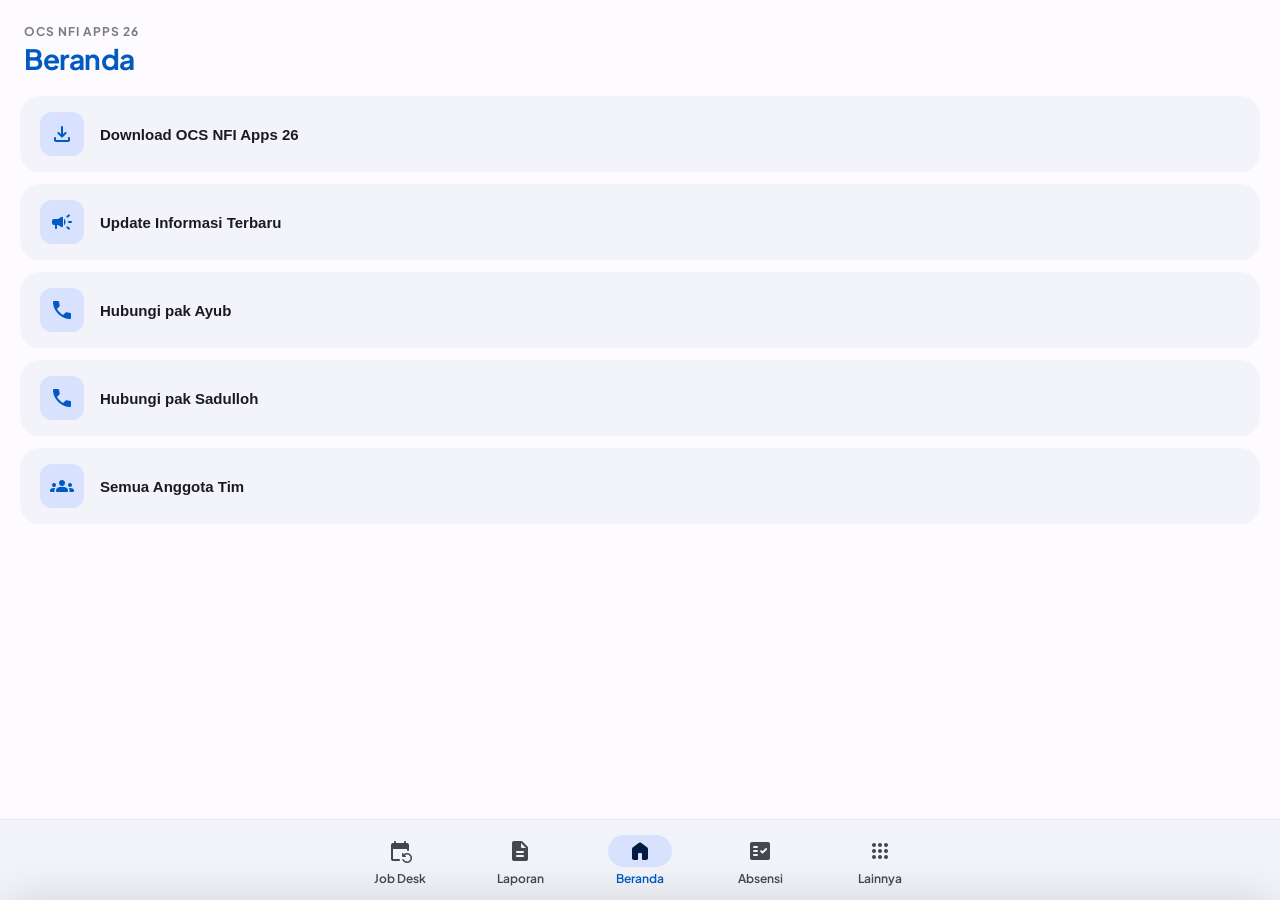
<file: index.html>
<!DOCTYPE html>
<html lang="id">
<head>
    <meta charset="UTF-8">
    <meta name="viewport" content="width=device-width, initial-scale=1.0, maximum-scale=1.0, user-scalable=no, viewport-fit=cover">
    <title>OCS NFI APPS 26 - Biru M3</title>
    <link href="https://fonts.googleapis.com/css2?family=Plus+Jakarta+Sans:wght@400;500;600;700&display=swap" rel="stylesheet">
    <link href="https://fonts.googleapis.com/css2?family=Material+Symbols+Rounded:opsz,wght,FILL,GRAD@24,400,1,0" rel="stylesheet">
    
    <style> 
        :root {
          /* M3 Light Theme Blue Palette */
          --m3-surface: #FDFBFF;
          --m3-surface-container: #F3F3FA;
          --m3-primary: #005AC1; 
          --m3-on-primary: #FFFFFF; 
          --m3-primary-container: #D8E2FF;
          --m3-on-primary-container: #001A41;
          --m3-secondary-container: #E1E2EC;
          --m3-on-surface: #1B1B1F;
          --m3-on-surface-variant: #44474E;
          --m3-outline-variant: rgba(0, 0, 0, 0.05);
          --m3-transition: cubic-bezier(0.2, 0, 0, 1);
        }

        * { 
          box-sizing: border-box; 
          margin: 0; 
          padding: 0; 
          -webkit-tap-highlight-color: transparent; 
        }

        html, body {
          height: 100%;
          width: 100%;
          overflow: hidden;
          position: fixed;
          background-color: var(--m3-surface);
        }

        body {
          font-family: 'Plus Jakarta Sans', sans-serif;
          color: var(--m3-on-surface);
          display: flex; 
          flex-direction: column; 
          padding-top: env(safe-area-inset-top);
        }

        @keyframes pageFadeIn {
            from { opacity: 0; transform: translateY(12px); }
            to { opacity: 1; transform: translateY(0); }
        }

        .animate-page {
            animation: pageFadeIn 0.4s var(--m3-transition) forwards;
        }

        .page-header { 
          flex-shrink: 0; 
          padding: 24px 24px 12px 24px; 
          z-index: 10;
          text-align: left;
          background-color: var(--m3-surface);
        }

        .page-header .app-label {
          font-size: 12px;
          font-weight: 700;
          text-transform: uppercase;
          letter-spacing: 1px;
          color: var(--m3-on-surface-variant);
          margin-bottom: 2px;
          display: block;
          opacity: 0.7;
        }
        
        .page-header h1 { 
          font-size: 28px; 
          font-weight: 700; 
          letter-spacing: -0.5px;
          color: var(--m3-primary);
        }

        .content { 
          flex: 1; 
          overflow-y: auto; 
          scrollbar-width: none; 
          -webkit-overflow-scrolling: touch;
          position: relative;
          width: 100%;
        }
        .content::-webkit-scrollbar { display: none; }
        
        .page-padding { padding: 8px 20px 40px 20px; }

        .full-frame-container {
            position: absolute;
            top: 0; 
            left: 0; 
            width: 100%; 
            height: 100%;
            border: none;
            background: #fff;
        }
        .full-frame-container iframe { 
            width: 100%; 
            height: 100%; 
            border: none; 
            display: block;
        }

        .buttons { display: flex; flex-direction: column; gap: 12px; width: 100%; }
        .buttons button {
          display: flex; align-items: center; gap: 16px; width: 100%; padding: 16px 20px; 
          border: none;
          border-radius: 20px; 
          background: var(--m3-surface-container); color: var(--m3-on-surface); 
          font-size: 15px; font-weight: 600; cursor: pointer;
          transition: transform 0.15s var(--m3-transition), background 0.2s ease;
          text-align: left;
        }
        .buttons button:active { 
          background: var(--m3-secondary-container); 
          transform: scale(0.98);
        }
        
        .material-symbols-rounded {
          font-variation-settings: 'FILL' 1, 'wght' 400, 'GRAD' 0, 'opsz' 24;
        }

        .buttons button span.material-symbols-rounded {
          color: var(--m3-primary); background: var(--m3-primary-container);
          width: 44px; height: 44px; display: flex; align-items: center; justify-content: center;
          border-radius: 12px; flex-shrink: 0; font-size: 24px;
        }

        .bottom-nav-container {
          flex-shrink: 0;
          background: var(--m3-surface-container);
          border-top: 1px solid var(--m3-outline-variant);
          padding-bottom: env(safe-area-inset-bottom);
          z-index: 1000;
        }

        .bottom-bar {
          height: 80px; 
          display: flex; 
          align-items: center;
          justify-content: space-around;
          max-width: 600px;
          margin: 0 auto;
        }
        
        .menu-item { 
          flex: 1;
          display: flex; 
          flex-direction: column; 
          align-items: center; 
          justify-content: center;
          gap: 4px;
          height: 100%; 
          color: var(--m3-on-surface-variant); 
          cursor: pointer;
        }
        
        .nav-icon-wrapper {
          width: 64px; height: 32px; border-radius: 16px;
          display: flex; align-items: center; justify-content: center;
          transition: background 0.3s var(--m3-transition);
        }
        
        .menu-item.active { color: var(--m3-primary); }
        .menu-item.active .nav-icon-wrapper { 
          background: var(--m3-primary-container);
          color: var(--m3-on-primary-container);
        }

        .nav-label { font-size: 12px; font-weight: 600; }

        .sheet-overlay { 
            position: fixed; inset: 0; 
            background: rgba(0,26,65,0.3); 
            opacity: 0; visibility: hidden;
            transition: opacity 0.3s ease;
            z-index: 2000; 
        }
        .sheet-overlay.show { opacity: 1; visibility: visible; }
        
        .bottom-sheet { 
            position: fixed; 
            left: 0; right: 0; bottom: 0;
            width: 100%;
            height: 90dvh;
            background: var(--m3-surface); 
            border-radius: 28px 28px 0 0; 
            z-index: 2001; 
            display: flex; 
            flex-direction: column;
            transform: translateY(100%);
            transition: transform 0.5s cubic-bezier(0.32, 0.72, 0, 1);
            padding-bottom: env(safe-area-inset-bottom);
            box-shadow: 0 -8px 40px rgba(0,0,0,0.1);
        }
        .bottom-sheet.show { transform: translateY(0); }
        
        .sheet-handle-area { width: 100%; padding: 14px 0; flex-shrink: 0; }
        .sheet-handle { width: 32px; height: 4px; background: rgba(0,0,0,0.1); border-radius: 2px; margin: 0 auto; }
        .sheet-header { padding: 0 24px 16px 24px; flex-shrink: 0; }
        .sheet-body { flex: 1; overflow-y: auto; -webkit-overflow-scrolling: touch; }
        .sheet-body-inner { padding: 12px 24px 40px 24px; }

        .m3-loader {
            width: 40px; height: 40px; border: 4px solid var(--m3-primary-container); border-top: 4px solid var(--m3-primary);
            border-radius: 50%; animation: spin 0.8s linear infinite;
        }
        @keyframes spin { 0% { transform: rotate(0deg); } 100% { transform: rotate(360deg); } }
        
        .webview-wrapper { width: 100%; height: 100%; display: none; }
        .webview-wrapper.show { display: block; }
        .webview-container { width: 100%; height: 100%; background: #fff; }
        .webview-container iframe { width: 100%; height: 100%; border: none; }
        
        .sheet-title-row { display: flex; justify-content: space-between; align-items: center; width: 100%; }
        .btn-open-ext {
            width: 40px; height: 40px; border-radius: 12px; background: var(--m3-secondary-container); 
            color: var(--m3-primary); border: none; display: flex; align-items: center; justify-content: center;
        }
        h2 { color: var(--m3-on-surface); font-size: 20px; font-weight: 700; }
    </style>
</head>
<body>

<header class="page-header" id="header-ui">
    <span class="app-label">OCS NFI Apps 26</span>
    <h1 id="title-text">Beranda</h1>
</header>

<main class="content" id="main-content"></main>

<div class="bottom-nav-container">
    <nav class="bottom-bar">
        <div class="menu-item" onclick="setActive(this,'Job Desk')">
            <div class="nav-icon-wrapper"><span class="material-symbols-rounded">event_repeat</span></div>
            <span class="nav-label">Job Desk</span>
        </div>
        <div class="menu-item" onclick="setActive(this,'Laporan')">
            <div class="nav-icon-wrapper"><span class="material-symbols-rounded">description</span></div>
            <span class="nav-label">Laporan</span>
        </div>
        <div class="menu-item" id="default-menu" onclick="setActive(this,'Beranda')">
            <div class="nav-icon-wrapper"><span class="material-symbols-rounded">home</span></div>
            <span class="nav-label">Beranda</span>
        </div>
        <div class="menu-item" onclick="setActive(this,'Absensi')">
            <div class="nav-icon-wrapper"><span class="material-symbols-rounded">fact_check</span></div>
            <span class="nav-label">Absensi</span>
        </div>
        <div class="menu-item" onclick="setActive(this,'Lainnya')">
            <div class="nav-icon-wrapper"><span class="material-symbols-rounded">apps</span></div>
            <span class="nav-label">Lainnya</span>
        </div>
    </nav>
</div>

<div class="sheet-overlay" id="sheetOverlay" onclick="closeSheet()"></div>
<div class="bottom-sheet" id="standardSheet">
    <div class="sheet-handle-area" onclick="closeSheet()">
        <div class="sheet-handle"></div>
    </div>
    <div class="sheet-header" id="sheetHeader"></div>
    <div class="sheet-body" id="sheetBody"></div>
</div>

<script>
    function vibrate() { if(navigator.vibrate) navigator.vibrate(10); }

    function setActive(el, menu) {
        if(el.classList.contains('active')) return;
        
        vibrate();
        document.querySelectorAll('.menu-item').forEach(i => i.classList.remove('active'));
        el.classList.add('active');
        
        const content = document.getElementById('main-content');
        const header = document.getElementById('header-ui');
        
        content.classList.remove('animate-page');
        void content.offsetWidth; 
        content.scrollTop = 0;

        let innerHTML = '';

        if(menu === 'Job Desk') {
            header.style.display = 'none';
            innerHTML = `
                <div class="full-frame-container">
                    <iframe src="https://poharaayub.github.io/OCS-NFI-Job-Desk-Apps-Client-/"></iframe>
                </div>`;
        } else {
            header.style.display = 'block';
            document.getElementById('title-text').innerText = menu;
            
            let btns = [];
            if(menu === 'Beranda') {
                btns = [
                    ['download', 'Download OCS NFI Apps 26', 'link', 'https://drive.google.com/file/d/1kTBmccjjSEjbIAP8e-LWyb4Fytd0itrC/view?usp=drivesdk'],
                    ['campaign', 'Update Informasi Terbaru', 'report', 'https://docs.google.com/document/d/1xBx-CVQ4K1lBEaIKjaKhmesfO8q3LyXs4rhQqH-ymPQ/preview'],
                    ['call', 'Hubungi pak Ayub', 'link', 'https://wa.me/6289637126728'],
                    ['call', 'Hubungi pak Sadulloh', 'link', 'https://wa.me/6285281587927'],
                    ['groups', 'Semua Anggota Tim', 'members']
                ];
            } else if(menu === 'Laporan') {
                btns = [
                    ['download', 'Download Kamstamwa', 'link', 'https://drive.google.com/file/d/1Rhy1s2R5G0QdilOMmbiQ5AhgaSuvtsWQ/view?usp=drivesdk'],
                    ['download', 'Download Cam To PDF', 'link', 'https://drive.google.com/uc?id=105kaVbODYTpiGii9At-0kAPCHPkltyS4'],
                    ['picture_as_pdf', 'Foto to PDF', 'link', 'https://poharaayub.github.io/OCS-NFI-Daily-Report-PDF-/'],
                    ['picture_as_pdf', 'Before After to PDF', 'link', 'https://poharaayub.github.io/Before-After-PDF/'],
                    ['article', 'Laporan Kehadiran Teks', 'link', 'https://poharaayub.github.io/laporan-kehadiran-clipboard-generator/'],
                    ['share', 'WhatsApp Grup OCS NFI', 'link', 'https://chat.whatsapp.com/KnxTC4uGQdGI6AVh0UGg'],
                    ['person', 'Upload ke Team Leader', 'update'],
                    ['local_laundry_service', 'Laporan Pencucian Box', 'report', 'https://docs.google.com/spreadsheets/d/1vf2pzwlvdsm17cyo1Zrc6DBUL4EeQOng5uJjU12aYvg/preview'],
                    ['warehouse', 'Laporan Pembersihan Pallet', 'report', 'https://docs.google.com/spreadsheets/d/1C9Zrywvi_ggnHnKHB9fxUU9f-DCWaGNFJflKqbHVEnI/preview'],
                    ['inventory', 'Laporan Pencucian Pallet', 'report', 'https://docs.google.com/spreadsheets/d/13dPCq4lEhV4PRA4z2RLQEmPbOIBK9emuclkxk-Dh7iU/preview']
                ];
            } else if(menu === 'Absensi') {
                const pesanTukar = encodeURIComponent("Assalamualaikum, saya ingin mengajukan tukar shift\n\nKeperluan mengajukan tukaran shift:\nShift sebelumnya:\n\nDemikian terimakasih");
                btns = [
                    ['apps', 'Greatday Apps', 'link', 'https://app.greatdayhr.com/'],
                    ['summarize', 'Rekapitulasi Absensi', 'link', 'https://drive.google.com/drive/folders/1o0sr3Ee6r4VOCGT_a-1dTJ-KVZ0GMX-J'],
                    ['mail', 'Ajukan Izin Absensi', 'absen'],
                    ['swap_horiz', 'Ajukan Tukar Shift', 'link', `https://wa.me/6289637126728?text=${pesanTukar}`],
                    ['assignment', 'Penilaian Karyawan', 'report', 'https://docs.google.com/spreadsheets/d/1o3yFehBFjD7SDgmJqRqlbl36nv77uS8EiqUVMLoc3DA/preview'],
                    ['warning', 'Surat Peringatan (SP)', 'link', 'https://drive.google.com/drive/folders/10JcMB3LGNLOL84YjRa2R-Fp7toZR_v2y']
                ];
            } else if(menu === 'Lainnya') {
                btns = [
                    ['article', 'Job Desk Teks Generator', 'link', 'https://poharaayub.github.io/grup-jod-desk-input/'],
                    ['calendar_month', 'Data Schedule & Job Desk', 'link', 'https://drive.google.com/drive/folders/1UyO20_isk-EMRCLpKhwSBI_BYoP2Vy9A'],
                    ['account_balance_wallet', 'Program Uang Kas 2026', 'kas'],
                    ['build', 'Data Peralatan Kerja', 'tools'],
                    ['photo_camera', 'Instagram OCS Indonesia', 'link', 'https://www.instagram.com/ocsindonesia/'],
                    ['collections', 'OCS NFI Gallery 2026', 'link', 'https://drive.google.com/drive/folders/1wtyzi9lhpi7JjY67H76NHGk-qgbOwwd1'],
                    ['info', 'About Apps', 'about']
                ];
            }
            innerHTML = `<div class="page-padding"><div class="buttons">${btns.map(b => `<button onclick="handleButtonClick('${b[2]}', '${b[3] || ''}', '${b[1]}')"><span class="material-symbols-rounded">${b[0]}</span><span>${b[1]}</span></button>`).join('')}</div></div>`;
        }

        content.innerHTML = innerHTML;
        requestAnimationFrame(() => {
            content.classList.add('animate-page');
        });
    }

    function handleButtonClick(action, target, label) {
        vibrate();
        if (action === 'link') window.open(target, '_blank');
        else if (action === 'report') openWebviewSheet(target, label);
        else if (action === 'members') openMembersSheet();
        else if (action === 'absen') openAbsenSheet();
        else if (action === 'kas') openKasSheet();
        else if (action === 'tools') openToolsSheet();
        else if (action === 'update') openUpdateSheet();
        else if (action === 'about') openAboutSheet();
    }

    function openWebviewSheet(url, title) {
        const editUrl = url.replace('/preview', '/edit');
        const headerHtml = `<div class="sheet-title-row"><h2>${title}</h2><button class="btn-open-ext" onclick="window.open('${editUrl}','_blank')"><span class="material-symbols-rounded">open_in_new</span></button></div>`;
        const bodyHtml = `<div id="m3Loader" style="display:flex; flex-direction:column; align-items:center; justify-content:center; height:300px; gap:16px;"><div class="m3-loader"></div><span style="color:var(--m3-on-surface-variant); font-size:14px;">Memuat Data...</span></div><div id="webviewWrapper" class="webview-wrapper"><div class="webview-container"><iframe src="${url}" id="reportIframe" onload="onIframeLoaded()"></iframe></div></div>`;
        renderAndShow(headerHtml, bodyHtml, true);
    }
    
    function onIframeLoaded() {
        document.getElementById('m3Loader').style.display = 'none';
        document.getElementById('webviewWrapper').classList.add('show');
    }

    function openMembersSheet() {
        const members = [
            {name: 'Pohara Ayub', role: 'Team Leader', wa: '6289637126728'},
            {name: 'Sadulloh', role: 'Team Leader', wa: '6285281587927'},
            {name: 'Edi Ahmad Jubaedi', role: 'Anggota', wa: '6285883524329'},
            {name: 'Saiful Bahri', role: 'Anggota', wa: '6281389327308'},
            {name: 'Wahidin', role: 'Gardener', wa: '6283819602330'},
            {name: 'Amrullah', role: 'Anggota', wa: '6283879624040'},
            {name: 'Ade Surahman', role: 'Anggota', wa: '6281947172711'},
            {name: 'M. Rifai', role: 'Anggota', wa: '6285810611074'},
            {name: 'Muhammad Toni', role: 'Anggota', wa: '6281286448626'},
            {name: 'Nabrih', role: 'Anggota', wa: '6281295412005'},
            {name: 'Sulaiman', role: 'Anggota', wa: '6285716230391'},
            {name: 'Siti Maemunah', role: 'Anggota', wa: '6285771090915'}
        ];
        renderAndShow(`<h2>Anggota Tim</h2>`, `<div class="sheet-body-inner"><div class="buttons">${members.map(m => `<button onclick="window.open('https://wa.me/${m.wa}','_blank')"><span class="material-symbols-rounded">person</span><div style="display:flex; flex-direction:column; text-align:left;"><span style="font-weight:700; font-size:16px;">${m.name}</span><span style="font-size:12px; opacity:0.6;">${m.role}</span></div></button>`).join('')}</div></div>`);
    }

    function openAbsenSheet() { 
        const pesanIzin = encodeURIComponent("Assalamualaikum, saya ingin mengajukan izin absensi\n\nKeperluan mengajukan izin:\n\nIzin untuk berapa hari:\n\nDemikian terimakasih");
        renderAndShow(`<h2>Ajukan Izin</h2>`, `<div class="sheet-body-inner"><div class="buttons">${generateButtons([['mail','Izin ke pak Ayub',`https://wa.me/6289637126728?text=${pesanIzin}`],['mail','Izin ke pak Sadulloh',`https://wa.me/6285281587927?text=${pesanIzin}`]])}</div></div>`);
    }

    function openKasSheet() {
        const pesanPinjam = encodeURIComponent("Assalamualaikum, saya ingin mengajukan pinjaman uang kas dengan rincian:\n\nJumlah Pinjaman:\nKeperluan Pinjaman:\nRencana Pengembalian:\n\nTerimakasih");
        renderAndShow(`<h2>Program Uang Kas</h2>`, `<div class="sheet-body-inner"><div class="buttons">${generateButtons([['description','Laporan Kas 2026','report_kas'],['attach_money','Ajukan Pinjaman Kas',`https://wa.me/6285281587927?text=${pesanPinjam}`],['gavel','Peraturan Uang Kas','https://docs.google.com/document/d/1pRdzuZYOEsO4gadqvAWk7qT7DMCcA87dlU75tSibAyQ/edit?usp=drivesdk']])}</div></div>`);
    }

    function openToolsSheet() {
        const pk = encodeURIComponent("Assalamualaikum, saya ingin melaporkan kerusakan peralatan/ alat bantu kerja dengan rincian sebagai berikut:\n\nNama peralatan:\nBagian yang rusak:\nKronologi kejadian:\n\nTerimakasih");
        const pr = encodeURIComponent("Assalamualaikum, saya ingin mengajukan permintaan alat kerja baru:\n\nNama alat:\nJumlah:\nKeperluan:\n\nTerimakasih");
        renderAndShow(`<h2>Data Peralatan Kerja</h2>`, `<div class="sheet-body-inner"><div class="buttons">${generateButtons([
            ['inventory_2', 'Cek Data Peralatan', 'report_alat'],
            ['report_problem', 'Lapor Kerusakan Alat', `https://wa.me/6289637126728?text=${pk}`],
            ['add_shopping_cart', 'Permintaan Alat Baru', `https://wa.me/6285281587927?text=${pr}`],
            ['local_laundry_service', 'Laporan Detergen', 'report_detergen'],
            ['menu_book', 'Panduan Penggunaan Alat', 'link', 'https://drive.google.com/drive/folders/1UyO20_isk-EMRCLpKhwSBI_BYoP2Vy9A']
        ])}</div></div>`);
    }

    function openUpdateSheet() { 
        renderAndShow(`<h2>Update Laporan</h2>`, `<div class="sheet-body-inner"><div class="buttons">${generateButtons([['person','Kirim ke pak Ayub','https://wa.me/6289637126728'],['person','Kirim ke pak Sadulloh','https://wa.me/6285281587927']])}</div></div>`); 
    }

    function openAboutSheet() { 
        renderAndShow(`<h2>About Apps</h2>`, `<div class="sheet-body-inner" style="color:var(--m3-on-surface-variant);"><p style="font-size:16px; margin-bottom:12px; text-align:left;">OCS NFI APPS 26 v4.1.0</p><p style="font-size:16px; margin-bottom:20px; text-align:left;">Developer: <b>Pohara Ayub</b></p><div class="buttons"><button onclick="window.open('https://wa.me/6289637126728','_blank')"><span class="material-symbols-rounded">chat</span><span>WhatsApp Developer</span></button></div></div>`); 
    }

    function generateButtons(data) {
        return data.map(b => {
            let action = '';
            if (b[2] === 'report_kas') action = `openWebviewSheet('https://docs.google.com/spreadsheets/d/1mPzw4aiXAvZz0fkyUWAkmzJjCKUgCKRYbDQeUgI95Dk/preview','Laporan Kas')`;
            else if (b[2] === 'report_alat') action = `openWebviewSheet('https://docs.google.com/spreadsheets/d/16F8PvkiDaDY_ZyIfkf0K0eeXwPvDelRSSgAeCl292fk/preview','Data Peralatan')`;
            else if (b[2] === 'report_detergen') action = `openWebviewSheet('https://docs.google.com/spreadsheets/d/11IqbMX3eR3mWIV-i5KZAeFWTb9gNmh1OwDmfqXGLfW8/preview','Pemakaian Detergen')`;
            else if (b[2] === 'link') action = `window.open('${b[3]}','_blank')`;
            else action = `window.open('${b[2]}','_blank')`;

            return `<button onclick="${action}"><span class="material-symbols-rounded">${b[0]}</span><span>${b[1]}</span></button>`;
        }).join('');
    }
    
    function renderAndShow(headerHtml, bodyHtml, isFullFrame = false) { 
        document.getElementById('sheetHeader').innerHTML = headerHtml; 
        document.getElementById('sheetBody').innerHTML = bodyHtml; 
        const sheet = document.getElementById('standardSheet');
        sheet.style.overflow = isFullFrame ? 'hidden' : 'visible';
        document.getElementById('sheetOverlay').classList.add('show'); 
        sheet.classList.add('show'); 
        window.history.pushState({sheet: 'open'}, "");
    }

    function closeSheet(triggerBack = true) { 
        document.getElementById('sheetOverlay').classList.remove('show'); 
        document.getElementById('standardSheet').classList.remove('show'); 
        if(triggerBack && window.history.state && window.history.state.sheet === 'open') {
            window.history.back();
        }
    }

    window.addEventListener('popstate', (e) => {
        if (document.getElementById('standardSheet').classList.contains('show')) {
            closeSheet(false);
        }
    });

    window.onload = () => { setActive(document.getElementById('default-menu'), 'Beranda'); };
</script>
</body>
</html>
</file>
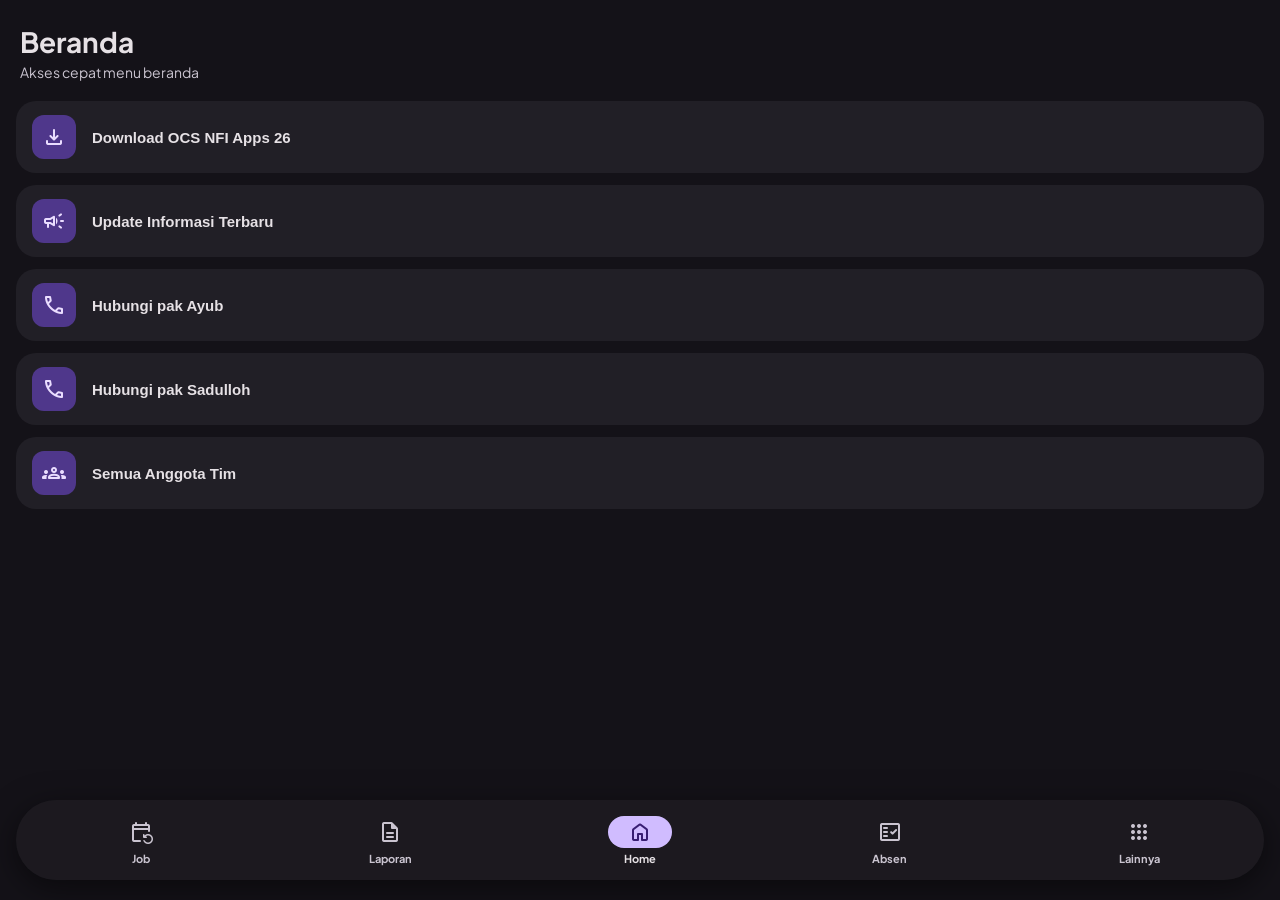
<file: index (1).html>
<!DOCTYPE html>
<html lang="id">
<head>
    <meta charset="UTF-8">
    <meta name="viewport" content="width=device-width, initial-scale=1.0, maximum-scale=1.0, user-scalable=no">
    <title>OCS NFI APPS 26</title>
    <link href="https://fonts.googleapis.com/css2?family=Plus+Jakarta+Sans:wght@400;500;600;700&display=swap" rel="stylesheet">
    <link href="https://fonts.googleapis.com/css2?family=Material+Symbols+Rounded:opsz,wght,FILL,GRAD@24,400,0,0" rel="stylesheet">
    
    <style>
        :root {
          --m3-surface: #141218;
          --m3-surface-container: #211F26;
          --m3-primary: #D0BCFF;
          --m3-on-primary: #381E72;
          --m3-primary-container: #4F378B;
          --m3-on-primary-container: #EADDFF;
          --m3-secondary-container: #332F37;
          --m3-on-surface: #E6E1E5;
          --m3-on-surface-variant: #CAC4D0;
          --radius-pill: 100px;
        }

        * { box-sizing: border-box; margin: 0; padding: 0; -webkit-tap-highlight-color: transparent; }

        body {
          font-family: 'Plus Jakarta Sans', sans-serif;
          background-color: var(--m3-surface);
          color: var(--m3-on-surface);
          height: 100dvh; display: flex; flex-direction: column; overflow: hidden;
        }

        @keyframes pageIn {
            from { opacity: 0; transform: translateY(16px); }
            to { opacity: 1; transform: translateY(0); }
        }
        
        @keyframes navActive {
            0% { transform: scale(1); }
            50% { transform: scale(0.85); }
            100% { transform: scale(1); }
        }
        
        @keyframes labelFadeUp {
            from { opacity: 0; transform: translateY(4px); }
            to { opacity: 1; transform: translateY(0); }
        }

        .animate-page { animation: pageIn 0.4s cubic-bezier(0.2, 0, 0, 1) forwards; }

        .page-header { flex-shrink: 0; padding: 24px 20px 12px 20px; }
        .page-header h1 { font-size: 28px; font-weight: 700; }
        .page-header p { font-size: 14px; color: var(--m3-on-surface-variant); margin-top: 4px; }

        .content { flex: 1; overflow-y: auto; scrollbar-width: none; position: relative; }
        .content::-webkit-scrollbar { display: none; }
        .page-padding { padding: 8px 16px 140px 16px; }

        .full-frame-container {
            position: absolute;
            top: 0; left: 0; width: 100%; height: 100%;
            border: none;
            padding-bottom: 100px;
        }
        .full-frame-container iframe {
            width: 100%; height: 100%; border: none;
        }

        .buttons { display: flex; flex-direction: column; gap: 12px; }
        .buttons button {
          display: flex; align-items: center; gap: 16px; width: 100%; padding: 14px 16px; 
          border: none; border-radius: 20px; 
          background: var(--m3-surface-container); color: var(--m3-on-surface); 
          font-size: 15px; font-weight: 600; transition: 0.2s; cursor: pointer; text-align: left;
        }
        .buttons button:active { background: var(--m3-secondary-container); transform: scale(0.97); }
        .buttons button span.material-symbols-rounded {
          color: var(--m3-on-primary-container); background: var(--m3-primary-container);
          width: 44px; height: 44px; display: flex; align-items: center; justify-content: center;
          border-radius: 12px; flex-shrink: 0;
        }

        .bottom-bar {
          position: fixed; bottom: 20px; left: 16px; right: 16px; height: 80px;
          background: rgba(29, 27, 32, 0.95); backdrop-filter: blur(20px);
          display: flex; align-items: center; justify-content: center;
          border-radius: var(--radius-pill); z-index: 1000;
          box-shadow: 0 8px 32px rgba(0,0,0,0.5);
        }
        .menu-item { 
          flex: 1; display: flex; flex-direction: column; align-items: center; 
          justify-content: center; gap: 4px; height: 100%; 
          color: var(--m3-on-surface-variant); cursor: pointer;
          transition: color 0.3s ease;
        }
        .nav-pill { 
          width: 56px; height: 32px; border-radius: var(--radius-pill); 
          display: flex; align-items: center; justify-content: center; 
          transition: all 0.4s cubic-bezier(0.2, 0, 0, 1); 
        }
        
        .menu-item.active .nav-pill { 
            background: var(--m3-primary); 
            color: var(--m3-on-primary); 
            width: 64px;
            animation: navActive 0.4s cubic-bezier(0.2, 0, 0, 1);
        }
        .menu-item.active .nav-label { 
            animation: labelFadeUp 0.4s ease-out forwards;
            color: var(--m3-on-surface);
        }
        .menu-item.active { color: var(--m3-on-surface); }
        .nav-label { font-size: 11px; font-weight: 700; transition: all 0.3s ease; }

        .sheet-overlay { position: fixed; inset: 0; background: rgba(0,0,0,0.8); display: none; z-index: 2000; backdrop-filter: blur(4px); }
        .sheet-overlay.show { display: block; }
        .bottom-sheet { 
            position: fixed; left: 0; right: 0; bottom: -100%; 
            background: var(--m3-surface-container); border-radius: 28px 28px 0 0; 
            max-height: 94dvh; transition: bottom 0.4s cubic-bezier(0.1, 0.9, 0.2, 1); 
            z-index: 2001; display: flex; flex-direction: column; padding-bottom: 20px;
        }
        .bottom-sheet.show { bottom: 0; }
        .sheet-handle { width: 32px; height: 4px; background: #49454F; border-radius: 2px; margin: 16px auto; flex-shrink: 0; }
        .sheet-body { padding: 0 20px 20px 20px; overflow-y: auto; flex: 1; }

        .webview-container { width: 100%; height: 70dvh; border-radius: 16px; overflow: hidden; background: #fff; margin-top: 10px; }
        .webview-container iframe { width: 100%; height: 100%; border: none; }
        
        .btn-open-ext {
            width: 42px; height: 42px; border-radius: 12px; 
            background: var(--m3-secondary-container); color: var(--m3-primary);
            border: none; display: flex; align-items: center; justify-content: center;
        }
    </style>
</head>
<body>

<header class="page-header" id="header-ui">
    <h1 id="title-text">Beranda</h1>
    <p id="subtitle-text">Halo Tim OCS NFI</p>
</header>

<main class="content" id="main-content"></main>

<nav class="bottom-bar">
    <div class="menu-item" onclick="setActive(this,'Job Desk')">
        <div class="nav-pill"><span class="material-symbols-rounded">event_repeat</span></div>
        <span class="nav-label">Job</span>
    </div>
    <div class="menu-item" onclick="setActive(this,'Laporan')">
        <div class="nav-pill"><span class="material-symbols-rounded">description</span></div>
        <span class="nav-label">Laporan</span>
    </div>
    <div class="menu-item" id="default-menu" onclick="setActive(this,'Beranda')">
        <div class="nav-pill"><span class="material-symbols-rounded">home</span></div>
        <span class="nav-label">Home</span>
    </div>
    <div class="menu-item" onclick="setActive(this,'Absensi')">
        <div class="nav-pill"><span class="material-symbols-rounded">fact_check</span></div>
        <span class="nav-label">Absen</span>
    </div>
    <div class="menu-item" onclick="setActive(this,'Lainnya')">
        <div class="nav-pill"><span class="material-symbols-rounded">apps</span></div>
        <span class="nav-label">Lainnya</span>
    </div>
</nav>

<div class="sheet-overlay" id="sheetOverlay" onclick="closeSheet()"></div>
<div class="bottom-sheet" id="standardSheet">
    <div class="sheet-handle"></div>
    <div class="sheet-body" id="sheetContent"></div>
</div>

<script>
    function vibrate() { if(navigator.vibrate) navigator.vibrate(15); }

    // Logika tambahan untuk handle tombol kembali fisik
    window.addEventListener('popstate', function(event) {
        const sheet = document.getElementById('standardSheet');
        if (sheet.classList.contains('show')) {
            closeSheet(false); // Tutup sheet tanpa memicu history.back lagi
        }
    });

    function setActive(el, menu) {
        vibrate();
        document.querySelectorAll('.menu-item').forEach(i => i.classList.remove('active'));
        el.classList.add('active');
        
        const content = document.getElementById('main-content');
        const header = document.getElementById('header-ui');
        content.scrollTop = 0;

        if(menu === 'Job Desk') {
            header.style.display = 'none';
            content.innerHTML = `
                <div class="full-frame-container animate-page">
                    <iframe src="https://poharaayub.github.io/OCS-NFI-Apps-26-Job-Desk/"></iframe>
                </div>`;
            return;
        }

        header.style.display = 'block';
        document.getElementById('title-text').innerText = menu;
        
        let btns = [];
        if(menu === 'Beranda') {
            document.getElementById('subtitle-text').innerText = "Akses cepat menu beranda";
            btns = [
                ['download', 'Download OCS NFI Apps 26', 'link', 'https://drive.google.com/file/d/1kTBmccjjSEjbIAP8e-LWyb4Fytd0itrC/view?usp=drivesdk'],
                ['campaign', 'Update Informasi Terbaru', 'link', 'https://docs.google.com/document/d/1xBx-CVQ4K1lBEaIKjaKhmesfO8q3LyXs4rhQqH-ymPQ/edit?usp=drivesdk'],
                ['call', 'Hubungi pak Ayub', 'link', 'https://wa.me/6289637126728'],
                ['call', 'Hubungi pak Sadulloh', 'link', 'https://wa.me/6285281587927'],
                ['groups', 'Semua Anggota Tim', 'members']
            ];
        } else if(menu === 'Laporan') {
            document.getElementById('subtitle-text').innerText = "Akses cepat menu laporan";
            btns = [
                ['download', 'Download Kamstamwa', 'link', 'https://drive.google.com/file/d/1Rhy1s2R5G0QdilOMmbiQ5AhgaSuvtsWQ/view?usp=drivesdk'],
                ['download', 'Download Cam To PDF', 'link', 'https://drive.google.com/uc?id=105kaVbODYTpiGii9At-0kAPCHPkltyS4'],
                ['picture_as_pdf', 'Before After to PDF', 'link', 'https://poharaayub.github.io/Before-After-PDF/'],
                ['article', 'Laporan Kehadiran Teks', 'link', 'https://poharaayub.github.io/laporan-kehadiran-clipboard-generator/'],
                ['share', 'WhatsApp Grup OCS NFI', 'link', 'https://chat.whatsapp.com/KnxTC4uGQdGI6WAAVh0UGg'],
                ['person', 'Upload ke Team Leader', 'update'],
                ['local_laundry_service', 'Laporan Pencucian Box', 'report', 'https://docs.google.com/spreadsheets/d/1vf2pzwlvdsm17cyo1Zrc6DBUL4EeQOng5uJjU12aYvg/preview'],
                ['warehouse', 'Laporan Pembersihan Pallet', 'report', 'https://docs.google.com/spreadsheets/d/1C9Zrywvi_ggnHnKHB9fxUU9f-DCWaGNFJflKqbHVEnI/preview'],
                ['inventory', 'Laporan Pencucian Pallet', 'report', 'https://docs.google.com/spreadsheets/d/13dPCq4lEhV4PRA4z2RLQEmPbOIBK9emuclkxk-Dh7iU/preview']
            ];
        } else if(menu === 'Absensi') {
            document.getElementById('subtitle-text').innerText = "Akses cepat menu absensi";
            const pesanTukar = encodeURIComponent("Assalamualaikum, saya ingin mengajukan tukar shift\n\nKeperluan mengajukan tukaran shift:\nShift sebelumnya:\n\nDemikian terimakasih");
            btns = [
                ['apps', 'Greatday Apps', 'link', 'https://app.greatdayhr.com/'],
                ['summarize', 'Rekapitulasi Absensi', 'link', 'https://drive.google.com/drive/folders/1o0sr3Ee6r4VOCGT_a-1dTJ-KVZ0GMX-J'],
                ['mail', 'Ajukan Izin Absensi', 'absen'],
                ['swap_horiz', 'Ajukan Tukar Shift', 'link', `https://wa.me/6289637126728?text=${pesanTukar}`],
                ['assignment', 'Penilaian Karyawan', 'report', 'https://docs.google.com/spreadsheets/d/1o3yFehBFjD7SDgmJqRqlbl36nv77uS8EiqUVMLoc3DA/preview'],
                ['warning', 'Surat Peringatan (SP)', 'link', 'https://drive.google.com/drive/folders/10JcMB3LGNLOL84YjRa2R-Fp7toZR_v2y']
            ];
        } else if(menu === 'Lainnya') {
            document.getElementById('subtitle-text').innerText = "Akses cepat menu lainnya";
            btns = [
                ['article', 'Job Desk Teks Generator', 'link', 'https://poharaayub.github.io/grup-jod-desk-input/'],
                ['calendar_month', 'Data Schedule & Job Desk', 'link', 'https://drive.google.com/drive/folders/1UyO20_isk-EMRCLpKhwSBI_BYoP2Vy9A'],
                ['account_balance_wallet', 'Program Uang Kas 2026', 'kas'],
                ['build', 'Data Peralatan Kerja', 'tools'],
                ['photo_camera', 'Instagram OCS Indonesia', 'link', 'https://www.instagram.com/ocsindonesia/'],
                ['collections', 'OCS NFI Gallery 2026', 'link', 'https://drive.google.com/drive/folders/1wtyzi9lhpi7JjY67H76NHGk-qgbOwwd1'],
                ['info', 'About Apps', 'about']
            ];
        }

        content.innerHTML = `<div class="page-padding animate-page"><div class="buttons">${btns.map(b => `<button onclick="handleButtonClick('${b[2]}', '${b[3] || ''}', '${b[1]}')"><span class="material-symbols-rounded">${b[0]}</span><span>${b[1]}</span></button>`).join('')}</div></div>`;
    }

    function handleButtonClick(action, target, label) {
        vibrate();
        if (action === 'link') window.open(target, '_blank');
        else if (action === 'report') openWebviewSheet(target, label);
        else if (action === 'members') openMembersSheet();
        else if (action === 'absen') openAbsenSheet();
        else if (action === 'kas') openKasSheet();
        else if (action === 'tools') openToolsSheet();
        else if (action === 'update') openUpdateSheet();
        else if (action === 'about') openAboutSheet();
    }

    function openWebviewSheet(url, title) {
        const editUrl = url.replace('/preview', '/edit');
        const html = `<div style="display:flex; justify-content:space-between; align-items:center; margin-bottom:10px;"><h2>${title}</h2><button class="btn-open-ext" onclick="window.open('${editUrl}','_blank')"><span class="material-symbols-rounded">open_in_new</span></button></div><div class="webview-container"><iframe src="${url}"></iframe></div>`;
        renderAndShow(html);
    }

    function openMembersSheet() {
        const members = [
            {name: 'Pohara Ayub', role: 'Team Leader', wa: '6289637126728', icon: 'person'},
            {name: 'Sadulloh', role: 'Team Leader', wa: '6285281587927', icon: 'person'},
            {name: 'Edi Ahmad Jubaedi', role: 'Anggota', wa: '6285883524329', icon: 'person'},
            {name: 'Saiful Bahri', role: 'Anggota', wa: '6281389327308', icon: 'person'},
            {name: 'Wahidin', role: 'Gardener', wa: '6283819602330', icon: 'park'},
            {name: 'Amrullah', role: 'Anggota', wa: '6283879624040', icon: 'person'},
            {name: 'Ade Surahman', role: 'Anggota', wa: '6281947172711', icon: 'person'},
            {name: 'M. Rifai', role: 'Anggota', wa: '6285810611074', icon: 'person'},
            {name: 'Muhammad Toni', role: 'Anggota', wa: '6281286448626', icon: 'person'},
            {name: 'Nabrih', role: 'Anggota', wa: '6281295412005', icon: 'person'},
            {name: 'Sulaiman', role: 'Anggota', wa: '6285716230391', icon: 'person'},
            {name: 'Siti Maemunah', role: 'Anggota', wa: '6285771090915', icon: 'person'}
        ];
        const html = `<h2>Anggota Tim</h2><div class="buttons" style="margin-top:15px">${members.map(m => `<button onclick="window.open('https://wa.me/${m.wa}','_blank')"><span class="material-symbols-rounded">${m.icon}</span><div style="display:flex; flex-direction:column; text-align:left;"><span style="font-weight:700;">${m.name}</span><span style="font-size:11px; opacity:0.6;">${m.role}</span></div></button>`).join('')}</div>`;
        renderAndShow(html);
    }

    function openAbsenSheet() { 
        const pesanIzin = encodeURIComponent("Assalamualaikum, saya ingin mengajukan izin absensi\n\nKeperluan mengajukan izin:\n\nIzin untuk berapa hari:\n\nDemikian terimakasih");
        renderAndShow(`<h2>Ajukan Izin</h2><div class="buttons" style="margin-top:15px">${generateButtons([['mail','Izin ke pak Ayub',`https://wa.me/6289637126728?text=${pesanIzin}`],['mail','Izin ke pak Sadulloh',`https://wa.me/6285281587927?text=${pesanIzin}`]])}</div>`);
    }

    function openKasSheet() {
        const pesanPinjam = encodeURIComponent("Assalamualaikum, saya ingin mengajukan pinjaman uang kas dengan rincian:\n\nJumlah Pinjaman:\nKeperluan Pinjaman:\nRencana Pengembalian:\n\nTerimakasih");
        renderAndShow(`<h2>Program Uang Kas</h2><div class="buttons" style="margin-top:15px">${generateButtons([['description','Laporan Kas 2026','report_kas'],['attach_money','Ajukan Pinjaman Kas',`https://wa.me/6285281587927?text=${pesanPinjam}`],['gavel','Peraturan Uang Kas','https://docs.google.com/document/d/1pRdzuZYOEsO4gadqvAWk7qT7DMCcA87dlU75tSibAyQ/edit?usp=drivesdk']])}</div>`);
    }

    function openToolsSheet() {
        const pk = encodeURIComponent("Assalamualaikum, saya ingin melaporkan kerusakan peralatan/ alat bantu kerja dengan rincian sebagai berikut\n\nNama peralatan:\nKerusakan dibagian:\nKronologi kerusakan:\n\nDemikian terimakasih");
        const pr = encodeURIComponent("Assalamualaikum, saya ingin request peralatan/ alat bantu kerja dengan rincian sebagai berikut\n\nNama peralatan/ alat bantu kerja:\nJumlah request:\nUntuk digunakan diarea:\n\nDemikian terimakasih");
        renderAndShow(`<h2>Data Peralatan</h2><div class="buttons" style="margin-top:15px">${generateButtons([['build', 'Cek Data Peralatan', 'report_alat'],['report_problem', 'Lapor Kerusakan Alat', `https://wa.me/6289637126728?text=${pk}`],['add', 'Request Alat Baru', `https://wa.me/6285281587927?text=${pr}`],['local_laundry_service', 'Cek Detergen', 'report_detergen']])}</div>`);
    }

    function generateButtons(data) {
        return data.map(b => {
            let action = `window.open('${b[2]}','_blank')`;
            if(b[2] === 'report_kas') action = `openWebviewSheet('https://docs.google.com/spreadsheets/d/1mPzw4aiXAvZz0fkyUWAkmzJjCKUgCKRYbDQeUgI95Dk/preview','Laporan Kas')`;
            if(b[2] === 'report_alat') action = `openWebviewSheet('https://docs.google.com/spreadsheets/d/16F8PvkiDaDY_ZyIfkf0K0eeXwPvDelRSSgAeCl292fk/preview','Data Peralatan')`;
            if(b[2] === 'report_detergen') action = `openWebviewSheet('https://docs.google.com/spreadsheets/d/11IqbMX3eR3mWIV-i5KZAeFWTb9gNmh1OwDmfqXGLfW8/preview','Pemakaian Detergen')`;
            return `<button onclick="${action}"><span class="material-symbols-rounded">${b[0]}</span><span>${b[1]}</span></button>`;
        }).join('');
    }

    function openUpdateSheet() { renderAndShow(`<h2>Update Laporan</h2><div class="buttons" style="margin-top:15px">${generateButtons([['person','Kirim ke pak Ayub','https://wa.me/6289637126728'],['person','Kirim ke pak Sadulloh','https://wa.me/6285281587927']])}</div>`); }
    function openAboutSheet() { renderAndShow(`<h2>About Apps</h2><div style="margin-top:15px; color:var(--m3-on-surface-variant);"><p>OCS NFI APPS 26 v2.1.0</p><p>Dev: <b>Pohara Ayub</b></p><br><button onclick="window.open('https://wa.me/6289637126728','_blank')" style="width:100%; padding:14px; border-radius:100px; border:none; background:var(--m3-primary-container); color:var(--m3-on-primary-container); font-weight:700">WhatsApp Developer</button></div>`); }
    
    // Fungsi render dimodifikasi untuk push state history
    function renderAndShow(html) { 
        document.getElementById('sheetContent').innerHTML = html; 
        document.getElementById('sheetOverlay').classList.add('show'); 
        document.getElementById('standardSheet').classList.add('show'); 
        
        // Tambahkan dummy state ke browser history
        window.history.pushState({sheet: 'open'}, "");
    }

    // Fungsi tutup dimodifikasi agar sinkron dengan history
    function closeSheet(triggerBack = true) { 
        document.getElementById('sheetOverlay').classList.remove('show'); 
        document.getElementById('standardSheet').classList.remove('show'); 
        
        // Jika ditutup secara manual (klik overlay), hapus dummy state tadi
        if(triggerBack && window.history.state && window.history.state.sheet === 'open') {
            window.history.back();
        }
    }

    window.onload = () => { setActive(document.getElementById('default-menu'), 'Beranda'); };
</script>
</body>
</html>
</file>
